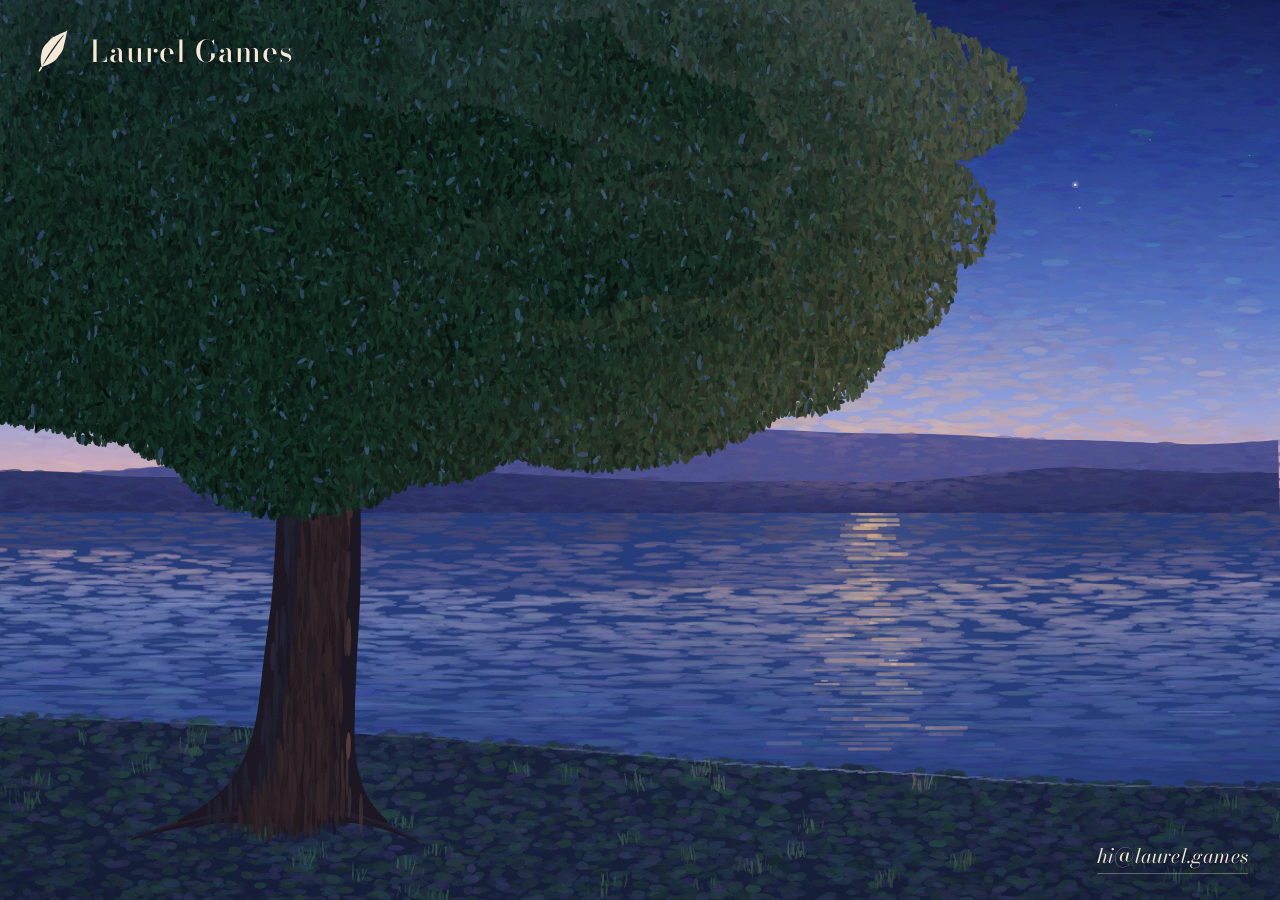
<file: index.html>
<!DOCTYPE html>
<html lang="en">
<head>
<meta charset="UTF-8" />
<meta name="viewport" content="width=device-width, initial-scale=1.0, viewport-fit=cover" />
<title>Laurel Games</title>
<meta name="description" content="Laurel Games, a small studio making casual mobile games. Contact: hi@laurel.games" />
<meta name="theme-color" content="#1b2a5e" />
<meta property="og:title" content="Laurel Games" />
<meta property="og:description" content="A small studio making casual mobile games." />
<meta property="og:image" content="https://laurel.games/og.jpg" />
<meta property="og:url" content="https://laurel.games/" />
<link rel="icon" href="/favicon.svg" type="image/svg+xml" />
<link rel="apple-touch-icon" href="/apple-touch-icon.png" />
<link rel="preconnect" href="https://fonts.googleapis.com" />
<link rel="preconnect" href="https://fonts.gstatic.com" crossorigin />
<link href="https://fonts.googleapis.com/css2?family=Bodoni+Moda:ital,opsz,wght@0,6..96,400..900;1,6..96,400..900&display=swap" rel="stylesheet" />
<style>
  :root{
    --ivory:#f3e9d6;
    --glow:#f0c9a4;
    --night:#141f4d;
  }
  *{ box-sizing:border-box; margin:0; padding:0; }
  html,body{ height:100%; }
  body{
    background:var(--night) linear-gradient(#141f4d 0%, #4f66b0 50%, #e8b48a 58%, #1c2a4a 60%, #131a30 100%);
    color:var(--ivory);
    font-family:"Bodoni Moda", "Bodoni 72", Didot, "Times New Roman", serif;
    overflow:hidden;
    -webkit-font-smoothing:antialiased;
  }

  /* the painting */
  #scene{
    position:fixed; inset:0; width:100%; height:100%; display:block;
    opacity:0; transition:opacity 1.2s ease-out;
  }
  #scene.ready{ opacity:1; }
  @media (prefers-reduced-motion: reduce){
    #scene{ transition:none; }
  }
  /* linen tooth over the paint, and a soft darkening at the corners */
  .tooth{
    position:fixed; inset:0; pointer-events:none; z-index:2;
    background-image:url("data:image/svg+xml;utf8,<svg xmlns='http://www.w3.org/2000/svg' width='160' height='160'><filter id='n'><feTurbulence type='fractalNoise' baseFrequency='0.9' numOctaves='2'/><feColorMatrix type='saturate' values='0'/></filter><rect width='100%25' height='100%25' filter='url(%23n)'/></svg>");
    mix-blend-mode:soft-light; opacity:.22;
  }
  .vignette{
    position:fixed; inset:0; pointer-events:none; z-index:2;
    background:radial-gradient(120% 90% at 50% 45%, transparent 55%, rgba(8,10,28,.45) 100%);
  }

  /* the only two things on the page */
  .brand{
    position:fixed; z-index:3;
    top:calc(28px + env(safe-area-inset-top)); left:calc(30px + env(safe-area-inset-left));
    display:flex; align-items:center; gap:14px;
    color:var(--ivory); text-decoration:none;
    filter:drop-shadow(0 1px 1px rgba(8,10,28,.55)) drop-shadow(0 4px 22px rgba(8,10,28,.45));
  }
  .brand svg{ width:46px; height:46px; flex:none; }
  .brand h1{
    font-size:30px; font-weight:500; font-variation-settings:"opsz" 48;
    line-height:1; letter-spacing:.03em; white-space:nowrap;
  }
  .contact{
    position:fixed; z-index:3;
    right:calc(32px + env(safe-area-inset-right)); bottom:calc(26px + env(safe-area-inset-bottom));
    font-style:italic; font-weight:400; font-size:20px; font-variation-settings:"opsz" 24;
    letter-spacing:.01em;
    color:var(--ivory); text-decoration:none;
    text-shadow:0 1px 1px rgba(8,10,28,.6), 0 3px 18px rgba(8,10,28,.5);
    border-bottom:1px solid rgba(243,233,214,.35); padding-bottom:2px;
    transition:border-color .2s;
  }
  .contact:hover{ border-color:var(--glow); }
  .brand:focus-visible, .contact:focus-visible{
    outline:2px solid var(--glow); outline-offset:6px; border-radius:2px;
  }
  @media (max-width:600px){
    .brand{ top:calc(20px + env(safe-area-inset-top)); left:calc(20px + env(safe-area-inset-left)); gap:11px; }
    .brand svg{ width:38px; height:38px; }
    .brand h1{ font-size:24px; }
    .contact{ right:auto; left:calc(22px + env(safe-area-inset-left)); bottom:calc(22px + env(safe-area-inset-bottom)); font-size:18px; }
  }
</style>
</head>
<body>
  <canvas id="scene" role="img" aria-label="An impressionist painting at blue hour: a giant laurel tree on the bank of a lake, the last light of sunset lying on the water."></canvas>
  <div class="tooth" aria-hidden="true"></div>
  <div class="vignette" aria-hidden="true"></div>

  <a class="brand" href="/">
    <svg viewBox="0 0 100 100" fill="currentColor" aria-hidden="true"><path fill-rule="evenodd" d="M25.25 84.92 C25.09 84.10 24.55 81.62 24.28 80.00 C24.00 78.38 23.78 76.78 23.61 75.21 C23.45 73.65 23.34 72.10 23.30 70.59 C23.26 69.08 23.30 67.61 23.38 66.16 C23.47 64.71 23.63 63.31 23.82 61.91 C24.00 60.52 24.24 59.15 24.49 57.78 C24.73 56.42 24.99 55.06 25.28 53.71 C25.57 52.36 25.85 51.00 26.21 49.69 C26.56 48.37 26.93 47.07 27.40 45.82 C27.88 44.58 28.41 43.38 29.05 42.24 C29.68 41.10 30.42 40.03 31.20 38.99 C31.99 37.96 32.87 36.99 33.75 36.02 C34.63 35.05 35.57 34.12 36.47 33.17 C37.37 32.21 38.27 31.26 39.16 30.31 C40.05 29.35 40.91 28.37 41.82 27.42 C42.72 26.47 43.61 25.52 44.58 24.62 C45.55 23.72 46.55 22.85 47.63 22.04 C48.70 21.23 49.85 20.48 51.04 19.75 C52.23 19.03 53.50 18.37 54.76 17.72 C56.02 17.06 57.33 16.45 58.62 15.82 C59.91 15.20 61.22 14.59 62.51 13.98 C63.81 13.37 65.10 12.76 66.40 12.16 C67.70 11.56 69.00 10.97 70.31 10.39 C71.62 9.81 72.95 9.25 74.26 8.67 C75.56 8.10 76.91 7.57 78.16 6.95 C79.41 6.34 81.16 5.33 81.76 5.00 C82.36 4.67 81.98 4.36 81.76 5.00 C81.53 5.64 80.81 7.53 80.43 8.86 C80.05 10.19 79.77 11.61 79.47 13.00 C79.17 14.39 78.92 15.80 78.64 17.19 C78.36 18.59 78.10 19.99 77.82 21.36 C77.53 22.73 77.23 24.08 76.91 25.42 C76.60 26.75 76.26 28.06 75.92 29.37 C75.59 30.68 75.24 31.98 74.92 33.28 C74.59 34.58 74.28 35.89 73.97 37.20 C73.66 38.50 73.38 39.83 73.06 41.11 C72.73 42.40 72.43 43.69 72.04 44.91 C71.65 46.14 71.22 47.34 70.72 48.47 C70.21 49.60 69.63 50.68 69.00 51.72 C68.37 52.76 67.66 53.74 66.95 54.72 C66.25 55.70 65.49 56.65 64.77 57.63 C64.05 58.60 63.33 59.58 62.63 60.56 C61.93 61.55 61.27 62.56 60.56 63.54 C59.86 64.52 59.18 65.52 58.41 66.46 C57.63 67.40 56.83 68.32 55.94 69.18 C55.04 70.04 54.07 70.84 53.03 71.62 C52.00 72.39 50.87 73.11 49.72 73.82 C48.58 74.53 47.37 75.21 46.15 75.89 C44.93 76.56 43.69 77.23 42.42 77.88 C41.15 78.54 39.87 79.19 38.53 79.82 C37.20 80.45 35.84 81.07 34.41 81.65 C32.99 82.24 31.51 82.81 29.99 83.35 C28.46 83.90 26.04 84.66 25.25 84.92 C24.46 85.18 25.41 85.74 25.25 84.92Z M27.71 80.71 C27.89 80.22 28.40 78.71 28.83 77.75 C29.25 76.80 29.77 75.90 30.26 74.98 C30.75 74.07 31.26 73.16 31.76 72.25 C32.27 71.34 32.79 70.44 33.31 69.53 C33.82 68.63 34.35 67.74 34.88 66.84 C35.41 65.94 35.95 65.05 36.49 64.16 C37.02 63.27 37.57 62.38 38.12 61.50 C38.67 60.61 39.22 59.73 39.78 58.85 C40.33 57.97 40.89 57.10 41.46 56.22 C42.02 55.34 42.59 54.47 43.17 53.60 C43.74 52.73 44.32 51.86 44.90 51.00 C45.48 50.13 46.07 49.27 46.65 48.41 C47.24 47.55 47.84 46.69 48.43 45.83 C49.03 44.98 49.63 44.12 50.24 43.27 C50.84 42.42 51.45 41.57 52.06 40.73 C52.68 39.88 53.29 39.04 53.91 38.19 C54.53 37.35 55.16 36.51 55.79 35.68 C56.41 34.84 57.05 34.01 57.68 33.18 C58.32 32.35 58.96 31.52 59.60 30.69 C60.25 29.87 60.90 29.05 61.55 28.23 C62.20 27.41 62.86 26.59 63.52 25.78 C64.18 24.96 64.85 24.15 65.52 23.35 C66.19 22.54 66.87 21.74 67.55 20.94 C68.24 20.14 68.92 19.34 69.62 18.56 C70.32 17.77 70.99 16.96 71.75 16.22 C72.50 15.48 73.75 14.47 74.15 14.12 C74.56 13.77 74.41 13.65 74.15 14.12 C73.89 14.58 73.16 16.01 72.59 16.90 C72.03 17.80 71.39 18.63 70.78 19.48 C70.17 20.34 69.56 21.18 68.94 22.03 C68.33 22.88 67.71 23.73 67.10 24.57 C66.49 25.42 65.87 26.26 65.26 27.11 C64.64 27.95 64.03 28.80 63.42 29.64 C62.81 30.49 62.20 31.33 61.59 32.18 C60.98 33.03 60.37 33.87 59.76 34.72 C59.15 35.56 58.55 36.41 57.94 37.26 C57.34 38.10 56.73 38.95 56.13 39.80 C55.53 40.65 54.93 41.50 54.33 42.35 C53.73 43.19 53.13 44.04 52.53 44.89 C51.94 45.74 51.34 46.60 50.75 47.45 C50.15 48.30 49.56 49.15 48.97 50.00 C48.38 50.86 47.79 51.71 47.20 52.56 C46.61 53.42 46.02 54.27 45.44 55.13 C44.85 55.98 44.27 56.84 43.68 57.70 C43.10 58.55 42.52 59.41 41.94 60.27 C41.36 61.13 40.78 61.99 40.20 62.84 C39.62 63.70 39.04 64.56 38.46 65.42 C37.88 66.28 37.31 67.14 36.73 68.01 C36.15 68.87 35.58 69.73 35.00 70.59 C34.43 71.45 33.85 72.31 33.27 73.17 C32.69 74.03 32.12 74.89 31.53 75.75 C30.95 76.61 30.40 77.49 29.76 78.31 C29.12 79.14 28.05 80.31 27.71 80.71 C27.36 81.11 27.52 81.20 27.71 80.71Z"/><path d="M23.36 83.83 L27.14 86.01 L20.91 95.00 L18.24 93.46Z"/></svg>
    <h1>Laurel Games</h1>
  </a>
  <a class="contact" href="mailto:hi@laurel.games">hi@laurel.games</a>

<script>
/* ------------------------------------------------------------------
   The painting. Everything is laid down as brush dabs from a seeded
   random stream, so the picture is the same on every visit and is
   painted fresh for whatever screen it is on. Back to front: sky,
   far hills, lake, near bank, and the tree.
------------------------------------------------------------------ */
(function(){
  const canvas = document.getElementById("scene");
  const view = canvas.getContext("2d", { alpha:false });
  // The picture is laid down in layers so the water can move on its own:
  // `water` keeps the still lake, `front` holds everything painted over it
  // (bank and tree), and `view` is the canvas on the page.
  const water = document.createElement("canvas"), waterCtx = water.getContext("2d", { alpha:false });
  const front = document.createElement("canvas"), frontCtx = front.getContext("2d");
  let ctx = view;                                   // whichever layer is being painted
  const motionQuery = matchMedia("(prefers-reduced-motion: reduce)");
  const TAU = Math.PI * 2;

  // ---- seeded random -------------------------------------------------
  let seed = 0;
  function reseed(s){ seed = s >>> 0; }
  function rnd(){                       // mulberry32
    seed = (seed + 0x6D2B79F5) | 0;
    let t = Math.imul(seed ^ (seed >>> 15), 1 | seed);
    t = (t + Math.imul(t ^ (t >>> 7), 61 | t)) ^ t;
    return ((t ^ (t >>> 14)) >>> 0) / 4294967296;
  }
  const R  = (a, b) => a + (b - a) * rnd();
  const RG = () => (rnd() + rnd() + rnd()) / 1.5 - 1;   // roughly gaussian, -1..1
  const clamp = (v, a, b) => v < a ? a : v > b ? b : v;
  const lerp = (a, b, t) => a + (b - a) * t;
  const smooth = t => { t = clamp(t, 0, 1); return t * t * (3 - 2 * t); };

  // 1-D value noise for ridges and shorelines
  function noise1(freq, octaves, seedShift){
    const tbl = []; const save = seed; reseed(save ^ seedShift);
    for (let i = 0; i < 512; i++) tbl.push(rnd());
    reseed(save);
    return x => {
      let v = 0, amp = 1, f = freq, norm = 0;
      for (let o = 0; o < octaves; o++){
        const p = x * f, i = Math.floor(p), t = smooth(p - i);
        v += amp * lerp(tbl[i & 511], tbl[(i + 1) & 511], t); norm += amp;
        amp *= .5; f *= 2.1;
      }
      return v / norm;                  // 0..1
    };
  }

  // ---- colour ---------------------------------------------------------
  const hex = h => [parseInt(h.slice(1,3),16), parseInt(h.slice(3,5),16), parseInt(h.slice(5,7),16)];
  const mix = (a, b, t) => [a[0]+(b[0]-a[0])*t, a[1]+(b[1]-a[1])*t, a[2]+(b[2]-a[2])*t];
  function ramp(stops){
    stops = stops.map(s => [s[0], hex(s[1])]);
    return t => {
      t = clamp(t, 0, 1);
      for (let i = 1; i < stops.length; i++){
        if (t <= stops[i][0]){
          const [t0, c0] = stops[i-1], [t1, c1] = stops[i];
          return mix(c0, c1, (t - t0) / (t1 - t0));
        }
      }
      return stops[stops.length-1][1];
    };
  }
  function rgb2hsl(c){
    const r = c[0]/255, g = c[1]/255, b = c[2]/255, mx = Math.max(r,g,b), mn = Math.min(r,g,b);
    let h = 0, s = 0; const l = (mx + mn) / 2;
    if (mx !== mn){
      const d = mx - mn; s = l > .5 ? d / (2 - mx - mn) : d / (mx + mn);
      h = mx === r ? (g - b) / d + (g < b ? 6 : 0) : mx === g ? (b - r) / d + 2 : (r - g) / d + 4;
      h /= 6;
    }
    return [h, s, l];
  }
  function hsl2rgb(h, s, l){
    h = ((h % 1) + 1) % 1;
    if (s === 0) return [l*255, l*255, l*255];
    const q = l < .5 ? l * (1 + s) : l + s - l * s, p = 2 * l - q;
    const f = t => { t = ((t % 1) + 1) % 1;
      return t < 1/6 ? p + (q - p) * 6 * t : t < .5 ? q : t < 2/3 ? p + (q - p) * (2/3 - t) * 6 : p; };
    return [f(h + 1/3) * 255, f(h) * 255, f(h - 1/3) * 255];
  }
  // broken colour: nudge hue, saturation and lightness a little per dab
  function jit(c, dh, ds, dl){
    const [h, s, l] = rgb2hsl(c);
    return hsl2rgb(h + RG() * dh, clamp(s + RG() * ds, 0, 1), clamp(l + RG() * dl, 0, 1));
  }
  const css = (c, a) => `rgba(${c[0]|0},${c[1]|0},${c[2]|0},${a})`;

  // ---- brush ------------------------------------------------------------
  function dab(x, y, w, h, rot, c, a){
    ctx.beginPath();
    ctx.ellipse(x, y, w / 2, h / 2, rot, 0, TAU);
    ctx.fillStyle = css(c, a);
    ctx.fill();
  }
  function stroke(x, y, len, ang, wid, c, a){
    ctx.beginPath();
    ctx.moveTo(x, y); ctx.lineTo(x + Math.cos(ang) * len, y + Math.sin(ang) * len);
    ctx.strokeStyle = css(c, a); ctx.lineWidth = wid; ctx.lineCap = "round";
    ctx.stroke();
  }

  // ---- the picture ---------------------------------------------------
  function paint(){
    const dpr = Math.min(window.devicePixelRatio || 1, 2);
    const W = window.innerWidth, H = window.innerHeight;
    const Wd = Math.round(W * dpr), Hd = Math.round(H * dpr);
    canvas.width = Wd; canvas.height = Hd;
    front.width = Wd; front.height = Hd;
    view.setTransform(dpr, 0, 0, dpr, 0, 0);
    frontCtx.setTransform(dpr, 0, 0, dpr, 0, 0);
    ctx = view;
    reseed(0x1A08E1);

    const portrait = W < H * 1.05;
    const S = clamp(H / 900, .6, 1.6);            // brush scale
    const A = W * H;                              // for dab counts
    const P = portrait ? {
      horizon:.60, glowX:.70, trunkX:.27, trunkW:.16, canopy:[.36,.20,.62,.30],
      shoreL:.80, shoreR:.87
    } : {
      horizon:.57, glowX:.68, trunkX:.23, trunkW:.075, canopy:[.30,.19,.44,.32],
      shoreL:.80, shoreR:.88
    };
    const yH = H * P.horizon, gx = W * P.glowX;

    // sky by height, then warmed near the afterglow
    const skyRamp = ramp([[0,"#15205a"],[.30,"#284091"],[.58,"#5372c0"],[.80,"#93a0d8"],[.92,"#cfa9b5"],[1,"#eebb92"]]);
    const glowRamp = ramp([[0,"#f6c89a"],[.5,"#e6a07c"],[1,"#c98aa0"]]);
    function sky(x, y){
      const t = clamp(y / yH, 0, 1);
      let c = skyRamp(t);
      const d = Math.hypot((x - gx) / (W * .55), (y - yH) / (H * .42));
      const g = Math.pow(clamp(1 - d, 0, 1), 1.8) * smooth(t * 1.4 - .3);
      return mix(c, glowRamp(d), g * .85);
    }
    const ridgeN1 = noise1(2.2 / W, 3, 0x51), ridgeN2 = noise1(3.4 / W, 3, 0x77);
    const farRidge  = x => yH - H * (.045 + .075 * ridgeN1(x) * smooth((x - W * .05) / (W * .3)));
    const nearRidge = x => yH - H * (.015 + .045 * ridgeN2(x + W * .3));
    const farHill = hex("#4b4f8e"), nearHill = hex("#2e3468");

    // shoreline of the near bank, higher on the left where the tree stands
    const shoreN = noise1(4 / W, 2, 0x99);
    const shore = x => H * lerp(P.shoreL, P.shoreR, smooth(x / W)) + H * .012 * (shoreN(x) - .5);

    // ---- sky ----
    {
      const g = ctx.createLinearGradient(0, 0, 0, yH);
      [0,.3,.58,.8,.92,1].forEach(t => g.addColorStop(t, css(skyRamp(t), 1)));
      ctx.fillStyle = g; ctx.fillRect(0, 0, W, yH + 2);
      const n = A / 130;
      for (let i = 0; i < n; i++){
        const x = R(-20, W + 20), y = R(-10, yH + 4);
        let c = sky(x, y);
        const r = rnd();
        if (r < .10) c = jit(c, .07, .12, .06);                // violet / lavender flecks
        else if (r < .14 && y > yH * .6) c = mix(c, hex("#f5d6a8"), .22); // pale warmth low down
        else c = jit(c, .02, .06, .035);
        const w = R(12, 30) * S, h = R(3.5, 7.5) * S;
        dab(x, y, w, h, RG() * .16, c, R(.45, .8));
      }
      // the last of the sun, a luminous band just above the hills
      for (let i = 0; i < A / 5000; i++){
        const x = gx + RG() * W * .2, y = yH - Math.abs(RG()) * H * .07 - 2;
        const c = jit(mix(hex("#fbe0b4"), hex("#f0b98c"), rnd()), .02, .05, .04);
        dab(x, y, R(14, 34) * S, R(3, 6) * S, RG() * .08, c, R(.2, .45));
      }
      // a few stars high up, and the evening star near the glow
      for (let i = 0; i < 26; i++){
        const x = R(0, W), y = R(0, yH * .45);
        dab(x, y, R(1, 1.8) * S, R(1, 1.8) * S, 0, hex("#f0ecff"), R(.2, .55));
      }
      dab(gx + W * .16, yH * .36, 2.6 * S, 2.6 * S, 0, hex("#fff6e6"), .9);
      dab(gx + W * .16, yH * .36, 7 * S, 7 * S, 0, hex("#fff0d8"), .18);
    }

    // ---- far hills ----
    function hillLayer(ridge, col, dark){
      ctx.beginPath(); ctx.moveTo(0, yH + 2);
      for (let x = 0; x <= W; x += 6) ctx.lineTo(x, ridge(x));
      ctx.lineTo(W, yH + 2); ctx.closePath();
      ctx.fillStyle = css(col, 1); ctx.fill();
      const n = A / 900;
      for (let i = 0; i < n; i++){
        const x = R(0, W), top = ridge(x);
        if (top >= yH) continue;
        const y = R(top, yH), t = (y - top) / (yH - top + 1);
        let c = mix(col, dark, t * .6);
        const nearGlow = Math.pow(clamp(1 - Math.abs(x - gx) / (W * .35), 0, 1), 2);
        c = mix(c, hex("#9a7a9a"), (1 - t) * nearGlow * .5);
        c = jit(c, .03, .08, .04);
        dab(x, y, R(10, 24) * S, R(3, 6) * S, RG() * .12, c, R(.35, .7));
      }
    }
    hillLayer(farRidge, farHill, hex("#2a2f66"));
    hillLayer(nearRidge, nearHill, hex("#1f2450"));

    // ---- lake ----
    function lake(x, y){
      // the water mirrors the sky; nearer water reads darker and bluer
      const yr = yH - (y - yH) * 1.15;
      let c = sky(x, yr);
      if (yr > nearRidge(x)) c = mix(c, nearHill, .8);
      else if (yr > farRidge(x)) c = mix(c, farHill, .7);
      const t = clamp((y - yH) / (H - yH), 0, 1);
      c = mix(c, hex("#1b2a58"), .2 + .42 * t);
      return c;
    }
    {
      ctx.fillStyle = css(hex("#243a78"), 1); ctx.fillRect(0, yH, W, H - yH);
      const n = A / 150;
      for (let i = 0; i < n; i++){
        const x = R(-40, W + 40), y = R(yH, H);
        if (y > shore(x) + 8 * S) continue;
        let c = lake(x, y);
        const r = rnd();
        if (r < .12) c = jit(c, .08, .12, .06);
        else c = jit(c, .02, .06, .04);
        const depth = (y - yH) / (H - yH);
        const w = R(16, 46) * S * (0.7 + depth), h = R(2.5, 5) * S * (0.8 + depth * .6);
        dab(x, y, w, h, RG() * .05, c, R(.4, .75));
      }
      // The light on the water is not fixed in the paint: it is laid on live,
      // stroke by stroke, each on its own pulse (see render). Here they are
      // only chosen: the afterglow lying on the lake in broken strokes...
      glints.length = 0;
      const pre = c => `rgba(${c[0]|0},${c[1]|0},${c[2]|0},`;
      const glint = (x, y, len, wid, c, a, quick) => glints.push({
        x, y, len, wid, col: pre(c), a,
        w1: quick ? R(2, 5) : R(.3, .9), p1: R(0, TAU),        // the pulse, slow or quick
        w2: quick ? R(4, 8) : R(1, 2.2), p2: R(0, TAU),
        pw: quick ? R(4, 7) : R(1.2, 2.2)                       // quick ones stay dark and flash
      });
      const rows = (H - yH) / (5 * S);
      for (let i = 0; i < rows; i++){
        const y = yH + i * 5 * S + R(0, 3 * S);
        const depth = (y - yH) / (H - yH);
        if (y > shore(gx) - 20 * S) break;
        const spread = W * (.02 + .12 * depth);
        for (let k = 0; k < 4; k++){
          const x = gx + RG() * spread;
          const len = R(14, 60) * S * (0.6 + depth);
          const c = mix(hex("#f3c48f"), hex("#d99a80"), depth);
          glint(x, y, len, R(2, 4) * S, jit(c, .02, .05, .05), R(.3, .65) * (1 - depth * .5), false);
        }
        // ...the sparkles where a wave catches the sun, out in the far and middle water...
        if (depth < .7) for (let k = 0; k < 2; k++){
          if (rnd() > .55) continue;
          glint(gx + RG() * spread * .8, y, R(3, 9) * S, R(1.2, 2.2) * S, jit(hex("#fbe0b4"), .02, .05, .04), R(.5, .9), true);
        }
      }
      // ...and the ripple lines catching the sky across the whole lake
      for (let i = 0; i < A / 4500; i++){
        const x = R(0, W), y = R(yH + 10 * S, H);
        if (y > shore(x) - 10 * S) continue;
        const c = jit(mix(lake(x, y), hex("#c9d3f5"), .45), .03, .05, .04);
        glint(x, y, R(30, 120) * S, R(1, 1.8) * S, c, R(.15, .4), false);
      }
      // keep the still lake aside: every frame re-lays it with the waves through it
      let yMax = 0;
      for (let x = 0; x <= W; x += 6) yMax = Math.max(yMax, shore(x));
      const bandTop = Math.floor(yH * dpr), bandDev = Hd - bandTop;
      water.width = Wd; water.height = bandDev;
      waterCtx.drawImage(canvas, 0, bandTop, Wd, bandDev, 0, 0, Wd, bandDev);
      live = {
        W, H, dpr, S, gx, yH, Wd, bandTop, bandDev,
        waterDev: Math.min(bandDev, Math.ceil((yMax + 8 * S) * dpr) - bandTop),
        rowDev: Math.max(2, Math.round(2 * S * dpr)),
        k0: TAU / (90 * S), k1: TAU / (26 * S), k2: TAU / (11 * S), k3: TAU / (40 * S)
      };
    }
    ctx = frontCtx;                       // from here on everything sits over the water

    // ---- near bank ----
    {
      ctx.beginPath(); ctx.moveTo(0, H);
      for (let x = 0; x <= W; x += 6) ctx.lineTo(x, shore(x));
      ctx.lineTo(W, H); ctx.closePath();
      ctx.fillStyle = css(hex("#151d38"), 1); ctx.fill();
      const cols = [hex("#1c2740"), hex("#22344a"), hex("#1d3138"), hex("#2a2f52"), hex("#213c3a")];
      const n = A / 260;
      for (let i = 0; i < n; i++){
        const x = R(-20, W + 20), y = R(shore(x) - 4 * S, H + 10);
        const c = jit(cols[(rnd() * cols.length) | 0], .03, .08, .05);
        dab(x, y, R(8, 20) * S, R(4, 9) * S, RG() * .35, c, R(.4, .8));
      }
      // grass in loose tufts, leaning a little toward the water
      for (let t = 0; t < A / 26000; t++){
        const tx = R(-10, W + 10), ty = R(shore(tx) + 4 * S, H + 6), k = R(6, 22);
        const lit = Math.pow(clamp(1 - Math.abs(tx - gx) / (W * .3), 0, 1), 2) * (1 - (ty - shore(tx)) / (H - shore(tx) + 1));
        for (let i = 0; i < k; i++){
          const x = tx + RG() * 22 * S, y = ty + RG() * 8 * S;
          let c = mix(hex("#243d3a"), hex("#3a604f"), rnd());
          c = mix(c, hex("#a8846c"), lit * .5);
          stroke(x, y, R(4, 13) * S, -TAU / 4 + RG() * .55, R(1, 1.9) * S, jit(c, .03, .1, .06), R(.35, .75));
        }
      }
      // wet edge catching the last light
      for (let x = -10; x < W + 10; x += 4 * S){
        const lit = .25 + .75 * Math.pow(clamp(1 - Math.abs(x - gx) / (W * .4), 0, 1), 1.5);
        dab(x + RG() * 3, shore(x) + RG() * 2, R(6, 14) * S, R(1.2, 2.4) * S, 0, hex("#9fa8d8"), R(.15, .4) * lit);
      }
    }

    // ---- the laurel tree ----
    const tx0 = W * P.trunkX, tw = W * P.trunkW;              // base centre and width
    const [ccx, ccy, crx, cry] = P.canopy;
    const canopy = { x: W * ccx, y: H * ccy, rx: W * crx, ry: H * cry };
    const yBase = shore(tx0) + H * .10, yTop = H * .40;
    const trunkX = y => tx0 + W * .018 * Math.sin((yBase - y) / (yBase - yTop) * 2.2);  // gentle lean
    // A trunk hardly tapers over the height we see of it. It swells into
    // buttress roots at the ground, and its edges wander a little on the way up.
    const wobL = noise1(3 / (yBase - yTop), 2, 0xB4), wobR = noise1(3 / (yBase - yTop), 2, 0xC7);
    const flare = y => Math.pow(clamp(1 - (yBase - y) / (yBase - yTop), 0, 1), 14);
    const trunkW = y => tw * lerp(1, .8, smooth((yBase - y) / (yBase - yTop)));
    const edgeL = y => trunkX(y) - trunkW(y) / 2 - tw * (.7 * flare(y) + .08 * (wobL(y) - .5));
    const edgeR = y => trunkX(y) + trunkW(y) / 2 + tw * (.45 * flare(y) + .08 * (wobR(y) - .5));
    {
      const bark = hex("#1a1520");
      ctx.beginPath();
      ctx.moveTo(edgeL(yBase), yBase + 3);
      for (let y = yBase; y >= yTop; y -= 4) ctx.lineTo(edgeL(y), y);
      for (let y = yTop; y <= yBase; y += 4) ctx.lineTo(edgeR(y), y);
      ctx.lineTo(edgeR(yBase), yBase + 3);
      ctx.closePath(); ctx.fillStyle = css(bark, 1); ctx.fill();
      // roots running out into the grass, thick at the trunk and thinning away
      [[-1, 1.7, .10], [-1, 1.1, .04], [1, 1.3, .12], [1, .8, .03]].forEach(([side, reach, drop]) => {
        const x0 = trunkX(yBase) + side * tw * .3, x1 = trunkX(yBase) + side * tw * reach;
        const y0 = yBase - tw * .05, y1 = yBase + tw * drop * 2;
        const top = [], bot = [], rim = [];
        for (let k = 0; k <= 1.001; k += .1){
          const x = lerp(x0, x1, k), y = lerp(y0, y1, k * k), hh = tw * lerp(.14, .02, k);
          top.push([x, y - hh / 2]); bot.push([x, y + hh / 2]); rim.push([x, y - hh / 2 + hh * .4]);
        }
        const poly = (pts, c, a) => {
          ctx.beginPath(); pts.forEach(([x, y], i) => i ? ctx.lineTo(x, y) : ctx.moveTo(x, y));
          ctx.closePath(); ctx.fillStyle = css(c, a); ctx.fill();
        };
        poly(top.concat(bot.reverse()), bark, 1);
        poly(top.concat(rim.reverse()), hex("#2a2333"), .5);                 // a little sky along their tops
      });
      // bark in vertical dabs: cool on the shadow side, warm rim toward the afterglow
      const n = (yBase - yTop) * tw / (18 * S * S);
      for (let i = 0; i < n; i++){
        const y = R(yTop - 10, yBase + 2);
        const u = RG() * .95;                                  // -1 (left edge) .. 1 (right edge)
        const x = lerp(edgeL(y), edgeR(y), (u + 1) / 2);
        let c;
        if (u > .68) c = mix(hex("#33262a"), hex("#7a5442"), (u - .68) / .32);   // last light on the bark
        else if (u < -.45) c = mix(hex("#1a1822"), hex("#262a42"), (-u - .45) / .55);
        else c = mix(hex("#1e171d"), hex("#33262a"), rnd());
        c = jit(c, .02, .05, .03);
        dab(x, y, R(2.5, 6) * S, R(20, 46) * S, RG() * .06, c, R(.5, .85));
      }
    }
    // limbs reaching up into the crown and out over the water
    function limb(x, y, ang, len, wid, depth){
      const ex = x + Math.cos(ang) * len, ey = y + Math.sin(ang) * len;
      const cx = (x + ex) / 2 + RG() * len * .18, cy = (y + ey) / 2 + RG() * len * .18;
      ctx.beginPath(); ctx.moveTo(x, y); ctx.quadraticCurveTo(cx, cy, ex, ey);
      ctx.strokeStyle = css(hex("#1e1823"), 1); ctx.lineWidth = wid; ctx.lineCap = "round"; ctx.stroke();
      if (depth > 0){
        const k = 2 + (rnd() < .5 ? 1 : 0);
        for (let i = 0; i < k; i++)
          limb(ex, ey, ang + RG() * .9 - .15, len * R(.55, .8), wid * .6, depth - 1);
      }
    }
    {
      const top = yTop + 8, cx = trunkX(top);
      const dirs = portrait ? [-2.5, -2.0, -1.55, -1.1, -.7, -.35] : [-2.6, -2.15, -1.75, -1.35, -1.0, -.65, -.3];
      // limbs stay inside the crown; nothing bare pokes out past the leaves
      ctx.save(); ctx.beginPath(); ctx.ellipse(canopy.x, canopy.y, canopy.rx * .95, canopy.ry * .95, 0, 0, TAU); ctx.clip();
      dirs.forEach(a => limb(cx + RG() * tw * .2, top + R(0, 30) * S, a + RG() * .12, H * R(.16, .26), tw * R(.28, .42), 3));
      ctx.restore();
    }
    // the crown: laurel leaves, dark and dense at blue hour. Only the rim that
    // faces the sky picks up its light, and only the edge toward the afterglow
    // is warmed, judged against the crown as a whole rather than each lobe.
    function crownLight(x, y, r, outer){
      const nx = (x - canopy.x) / canopy.rx, ny = (y - canopy.y) / canopy.ry;
      const d = Math.hypot(nx, ny);
      const up = clamp(-ny * .7 + .35, 0, 1);
      // light reaches the outer clumps of the crown; inside stays dark
      const rim = Math.max(smooth((d - .55) / .5), outer * Math.pow(r, 2.2) * .9);
      return { sky: rim * up, warm: rim * clamp(nx * .8 + .1, 0, 1) * (1 - up * .4), d };
    }
    function cluster(cx, cy, rx, ry, density, light){
      const n = (rx * ry * TAU / (S * S)) * density;
      const outer = smooth((Math.hypot((cx - canopy.x) / canopy.rx, (cy - canopy.y) / canopy.ry) - .45) / .45);
      const tone = RG() * .05;                                 // each clump a little lighter or darker
      for (let i = 0; i < n; i++){
        const a = rnd() * TAU, r = Math.sqrt(rnd());
        const x = cx + Math.cos(a) * r * rx, y = cy + Math.sin(a) * r * ry;
        const l = light(x, y, r, outer);
        let c = mix(hex("#0a1511"), hex("#183a2c"), clamp(rnd() * .8 + tone, 0, 1));
        c = mix(c, hex("#48657f"), l.sky * .55 * R(.4, 1));
        c = mix(c, hex("#8f7a55"), l.warm * .6 * R(.3, 1));
        if (rnd() < .03) c = mix(c, hex("#4d6fb5"), .45);   // a stray leaf catching pure sky
        c = jit(c, .03, .08, .04);
        const L = R(7, 13) * S, Wd = L * R(.3, .45);
        const rot = rnd() < .6 ? RG() * .8 : rnd() * Math.PI;   // most leaves hang
        dab(x, y, Wd, L, rot, c, R(.8, 1));
      }
    }
    {
      const { x: cx, y: cy, rx, ry } = canopy;
      // a rounded mass built from overlapping lobes, thinning to a lacy rim.
      // The inner lobes get a dark underpainting first so no sky shows through
      // the body of the crown.
      // lobes sit on jittered rings so the whole body of the crown is covered
      const inner = [];
      [[0, 1], [.36, 7], [.7, 13]].forEach(([ring, count]) => {
        for (let i = 0; i < count; i++){
          const a = (i / count) * TAU + RG() * .25, r = ring + RG() * .06;
          inner.push([cx + Math.cos(a) * r * rx, cy + Math.sin(a) * r * ry, rx * R(.3, .4), ry * R(.36, .5), R(.05, .09)]);
        }
      });
      dab(cx, cy, rx * 1.5, ry * 1.5, 0, hex("#0b1712"), 1);
      inner.forEach(([lx, ly, lrx, lry]) => dab(lx, ly, lrx * 1.8, lry * 1.8, 0, hex("#0b1712"), 1));
      inner.forEach(([lx, ly, lrx, lry, d]) => cluster(lx, ly, lrx, lry, d, crownLight));
      for (let i = 0; i < 26; i++){   // outer lobes, thinner, for a lacy rim
        const a = (i / 26) * TAU + RG() * .2;
        cluster(cx + Math.cos(a) * rx * R(.78, 1.0), cy + Math.sin(a) * ry * R(.78, 1.0), rx * R(.14, .24), ry * R(.18, .3), R(.03, .06), crownLight);
      }
      // a few strands hanging from the underside
      for (let i = 0; i < (portrait ? 3 : 5); i++){
        const sx = cx + RG() * rx * .5, sy = cy + ry * R(.7, 1.0);
        for (let k = 0; k < R(2, 5); k++)
          cluster(sx + RG() * 6 * S, sy + k * 10 * S, 7 * S, 7 * S, .1, crownLight);
      }
    }

    ctx = view;
    view.drawImage(front, 0, 0, Wd, Hd, 0, 0, W, H);
    render(motionQuery.matches ? 12 : performance.now() / 1000);
    canvas.classList.add("ready");
  }

  // ---- the water, alive -----------------------------------------------
  // The still lake is re-laid in thin rows, each pushed a little sideways
  // and sampled a little above or below where it belongs, so the reflection
  // wobbles as though the surface were moving. Then the light on the water
  // is painted over it, every stroke brightening and fading on its own pulse.
  const glints = [];
  let live = null;
  function waveX(y, t){
    const { S, yH, H, k0, k1, k2 } = live, d = (y - yH) / (H - yH);
    return S * (.5 + 6 * d * d) * (.45 * Math.sin(y * k1 + t * 1.3) + .3 * Math.sin(y * k2 - t * 2.1 + 1.7) + .25 * Math.sin(y * k0 + t * .55));
  }
  function render(t){
    if (!live) return;
    const { W, H, dpr, S, gx, yH, Wd, bandTop, bandDev, waterDev, rowDev, k3 } = live;
    const top = bandTop / dpr;
    view.save();
    view.beginPath(); view.rect(0, top, W, H - top); view.clip();
    for (let sy = 0; sy < waterDev; sy += rowDev){
      const y = top + sy / dpr, d = (y - yH) / (H - yH);
      const dy = S * dpr * (.4 + 3.5 * d * d) * Math.sin(y * k3 + t * .8 + .6);
      view.drawImage(water, 0, clamp(sy + dy, 0, bandDev - rowDev), Wd, rowDev, waveX(y, t), y, W, rowDev / dpr);
    }
    // the afterglow's soft column on the water, breathing
    {
      const r = W * .14, breath = .05 + .035 * Math.sin(t * .31) + .02 * Math.sin(t * .83 + 1);
      view.save();
      view.globalCompositeOperation = "lighter";
      view.translate(gx, yH); view.scale(1, (H - yH) * .5 / r);
      const g = view.createRadialGradient(0, 0, 0, 0, 0, r);
      g.addColorStop(0, "rgba(243,196,143," + breath.toFixed(3) + ")");
      g.addColorStop(1, "rgba(243,196,143,0)");
      view.fillStyle = g; view.beginPath(); view.arc(0, 0, r, 0, Math.PI); view.closePath(); view.fill();
      view.restore();
    }
    view.lineCap = "round";
    for (const g of glints){
      const v = .65 * Math.sin(t * g.w1 + g.p1) + .35 * Math.sin(t * g.w2 + g.p2);
      const a = g.a * Math.pow((v + 1) * .5, g.pw);
      if (a < .01) continue;
      const x = g.x + waveX(g.y, t);            // riding the same wave as the water under it
      view.beginPath(); view.moveTo(x - g.len / 2, g.y); view.lineTo(x + g.len / 2, g.y);
      view.lineWidth = g.wid; view.strokeStyle = g.col + a.toFixed(3) + ")"; view.stroke();
    }
    // the bank and the tree go back on top
    view.drawImage(front, 0, bandTop, Wd, bandDev, 0, top, W, bandDev / dpr);
    view.restore();
  }
  let raf = 0, prevFrame = 0;
  function loop(now){
    raf = requestAnimationFrame(loop);
    if (now - prevFrame < 30) return;            // ~30fps is plenty for slow water, and kind to batteries
    prevFrame = now;
    render(now / 1000);
  }
  function setMotion(){
    cancelAnimationFrame(raf); raf = 0;
    if (motionQuery.matches) render(12);         // one quiet moment, held still
    else raf = requestAnimationFrame(loop);
  }

  paint();
  setMotion();
  motionQuery.addEventListener("change", setMotion);
  let last = [window.innerWidth, window.innerHeight], timer = 0;
  window.addEventListener("resize", () => {
    clearTimeout(timer);
    timer = setTimeout(() => {
      const w = window.innerWidth, h = window.innerHeight;
      // repaint for a real resize, not for a phone's address bar sliding
      if (w !== last[0] || Math.abs(h - last[1]) > 140){ last = [w, h]; paint(); }
    }, 180);
  });
})();
</script>
</body>
</html>
</file>
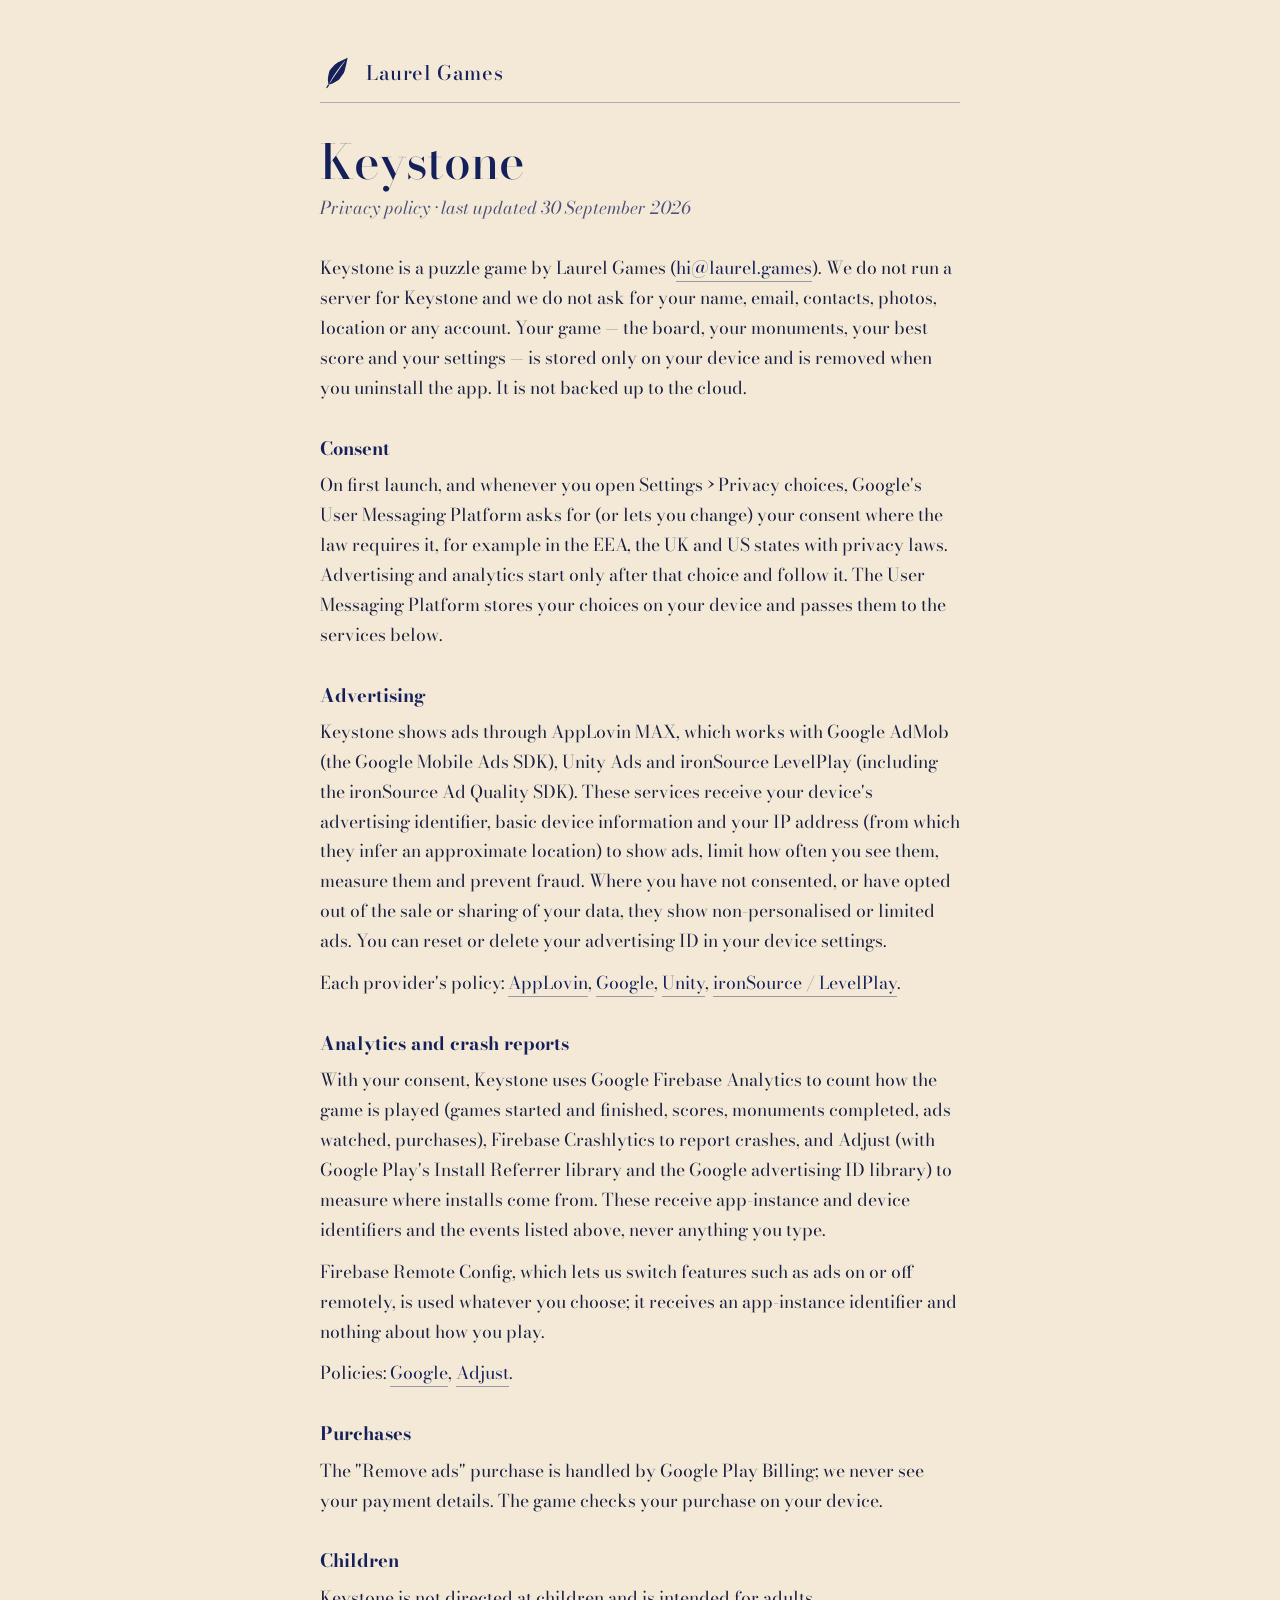
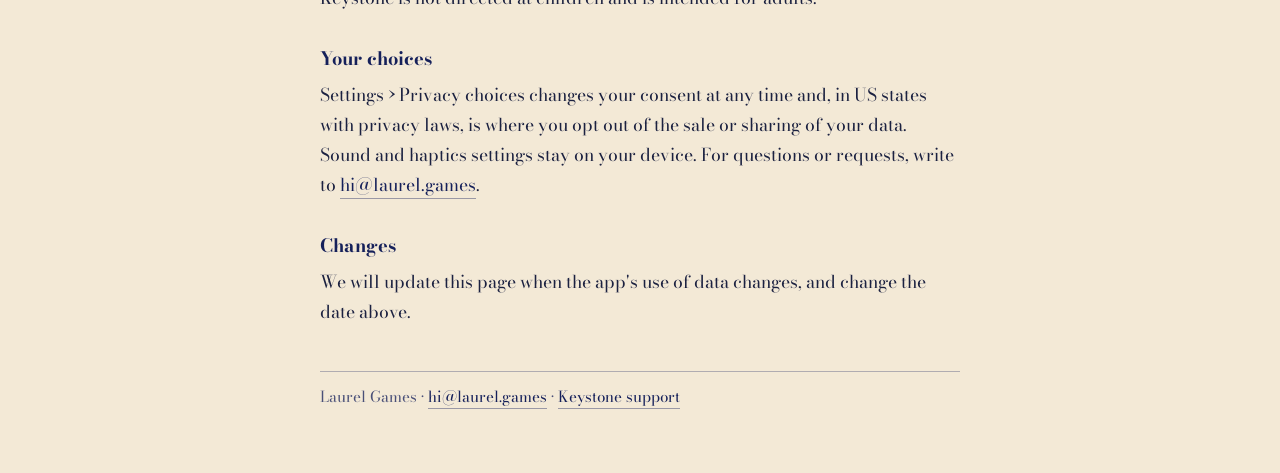
<file: keystone/privacy/index.html>
<!DOCTYPE html>
<html lang="en">
<head>
<meta charset="UTF-8" />
<meta name="viewport" content="width=device-width, initial-scale=1.0" />
<link rel="preconnect" href="https://fonts.googleapis.com" />
<link rel="preconnect" href="https://fonts.gstatic.com" crossorigin />
<link href="https://fonts.googleapis.com/css2?family=Bodoni+Moda:ital,opsz,wght@0,6..96,400..900;1,6..96,400..900&display=swap" rel="stylesheet" />
<link rel="stylesheet" href="/legal.css" />
<link rel="icon" href="/favicon.svg" type="image/svg+xml" />
<title>Keystone — Privacy policy · Laurel Games</title>
<meta name="description" content="How Keystone, a puzzle game by Laurel Games, handles your data." />
</head>
<body>
<main>
  <a class="masthead" href="/"><svg viewBox="0 0 100 100" fill="currentColor" aria-hidden="true"><path fill-rule="evenodd" d="M25.25 84.92 C25.09 84.10 24.55 81.62 24.28 80.00 C24.00 78.38 23.78 76.78 23.61 75.21 C23.45 73.65 23.34 72.10 23.30 70.59 C23.26 69.08 23.30 67.61 23.38 66.16 C23.47 64.71 23.63 63.31 23.82 61.91 C24.00 60.52 24.24 59.15 24.49 57.78 C24.73 56.42 24.99 55.06 25.28 53.71 C25.57 52.36 25.85 51.00 26.21 49.69 C26.56 48.37 26.93 47.07 27.40 45.82 C27.88 44.58 28.41 43.38 29.05 42.24 C29.68 41.10 30.42 40.03 31.20 38.99 C31.99 37.96 32.87 36.99 33.75 36.02 C34.63 35.05 35.57 34.12 36.47 33.17 C37.37 32.21 38.27 31.26 39.16 30.31 C40.05 29.35 40.91 28.37 41.82 27.42 C42.72 26.47 43.61 25.52 44.58 24.62 C45.55 23.72 46.55 22.85 47.63 22.04 C48.70 21.23 49.85 20.48 51.04 19.75 C52.23 19.03 53.50 18.37 54.76 17.72 C56.02 17.06 57.33 16.45 58.62 15.82 C59.91 15.20 61.22 14.59 62.51 13.98 C63.81 13.37 65.10 12.76 66.40 12.16 C67.70 11.56 69.00 10.97 70.31 10.39 C71.62 9.81 72.95 9.25 74.26 8.67 C75.56 8.10 76.91 7.57 78.16 6.95 C79.41 6.34 81.16 5.33 81.76 5.00 C82.36 4.67 81.98 4.36 81.76 5.00 C81.53 5.64 80.81 7.53 80.43 8.86 C80.05 10.19 79.77 11.61 79.47 13.00 C79.17 14.39 78.92 15.80 78.64 17.19 C78.36 18.59 78.10 19.99 77.82 21.36 C77.53 22.73 77.23 24.08 76.91 25.42 C76.60 26.75 76.26 28.06 75.92 29.37 C75.59 30.68 75.24 31.98 74.92 33.28 C74.59 34.58 74.28 35.89 73.97 37.20 C73.66 38.50 73.38 39.83 73.06 41.11 C72.73 42.40 72.43 43.69 72.04 44.91 C71.65 46.14 71.22 47.34 70.72 48.47 C70.21 49.60 69.63 50.68 69.00 51.72 C68.37 52.76 67.66 53.74 66.95 54.72 C66.25 55.70 65.49 56.65 64.77 57.63 C64.05 58.60 63.33 59.58 62.63 60.56 C61.93 61.55 61.27 62.56 60.56 63.54 C59.86 64.52 59.18 65.52 58.41 66.46 C57.63 67.40 56.83 68.32 55.94 69.18 C55.04 70.04 54.07 70.84 53.03 71.62 C52.00 72.39 50.87 73.11 49.72 73.82 C48.58 74.53 47.37 75.21 46.15 75.89 C44.93 76.56 43.69 77.23 42.42 77.88 C41.15 78.54 39.87 79.19 38.53 79.82 C37.20 80.45 35.84 81.07 34.41 81.65 C32.99 82.24 31.51 82.81 29.99 83.35 C28.46 83.90 26.04 84.66 25.25 84.92 C24.46 85.18 25.41 85.74 25.25 84.92Z M27.71 80.71 C27.89 80.22 28.40 78.71 28.83 77.75 C29.25 76.80 29.77 75.90 30.26 74.98 C30.75 74.07 31.26 73.16 31.76 72.25 C32.27 71.34 32.79 70.44 33.31 69.53 C33.82 68.63 34.35 67.74 34.88 66.84 C35.41 65.94 35.95 65.05 36.49 64.16 C37.02 63.27 37.57 62.38 38.12 61.50 C38.67 60.61 39.22 59.73 39.78 58.85 C40.33 57.97 40.89 57.10 41.46 56.22 C42.02 55.34 42.59 54.47 43.17 53.60 C43.74 52.73 44.32 51.86 44.90 51.00 C45.48 50.13 46.07 49.27 46.65 48.41 C47.24 47.55 47.84 46.69 48.43 45.83 C49.03 44.98 49.63 44.12 50.24 43.27 C50.84 42.42 51.45 41.57 52.06 40.73 C52.68 39.88 53.29 39.04 53.91 38.19 C54.53 37.35 55.16 36.51 55.79 35.68 C56.41 34.84 57.05 34.01 57.68 33.18 C58.32 32.35 58.96 31.52 59.60 30.69 C60.25 29.87 60.90 29.05 61.55 28.23 C62.20 27.41 62.86 26.59 63.52 25.78 C64.18 24.96 64.85 24.15 65.52 23.35 C66.19 22.54 66.87 21.74 67.55 20.94 C68.24 20.14 68.92 19.34 69.62 18.56 C70.32 17.77 70.99 16.96 71.75 16.22 C72.50 15.48 73.75 14.47 74.15 14.12 C74.56 13.77 74.41 13.65 74.15 14.12 C73.89 14.58 73.16 16.01 72.59 16.90 C72.03 17.80 71.39 18.63 70.78 19.48 C70.17 20.34 69.56 21.18 68.94 22.03 C68.33 22.88 67.71 23.73 67.10 24.57 C66.49 25.42 65.87 26.26 65.26 27.11 C64.64 27.95 64.03 28.80 63.42 29.64 C62.81 30.49 62.20 31.33 61.59 32.18 C60.98 33.03 60.37 33.87 59.76 34.72 C59.15 35.56 58.55 36.41 57.94 37.26 C57.34 38.10 56.73 38.95 56.13 39.80 C55.53 40.65 54.93 41.50 54.33 42.35 C53.73 43.19 53.13 44.04 52.53 44.89 C51.94 45.74 51.34 46.60 50.75 47.45 C50.15 48.30 49.56 49.15 48.97 50.00 C48.38 50.86 47.79 51.71 47.20 52.56 C46.61 53.42 46.02 54.27 45.44 55.13 C44.85 55.98 44.27 56.84 43.68 57.70 C43.10 58.55 42.52 59.41 41.94 60.27 C41.36 61.13 40.78 61.99 40.20 62.84 C39.62 63.70 39.04 64.56 38.46 65.42 C37.88 66.28 37.31 67.14 36.73 68.01 C36.15 68.87 35.58 69.73 35.00 70.59 C34.43 71.45 33.85 72.31 33.27 73.17 C32.69 74.03 32.12 74.89 31.53 75.75 C30.95 76.61 30.40 77.49 29.76 78.31 C29.12 79.14 28.05 80.31 27.71 80.71 C27.36 81.11 27.52 81.20 27.71 80.71Z"/><path d="M23.36 83.83 L27.14 86.01 L20.91 95.00 L18.24 93.46Z"/></svg><span>Laurel Games</span></a>
  <h1>Keystone</h1>
  <p class="sub">Privacy policy · last updated 30 September 2026</p>

  <p>Keystone is a puzzle game by Laurel Games (<a href="mailto:hi@laurel.games">hi@laurel.games</a>). We do not run a server for Keystone and we do not ask for your name, email, contacts, photos, location or any account. Your game — the board, your monuments, your best score and your settings — is stored only on your device and is removed when you uninstall the app. It is not backed up to the cloud.</p>

  <h2>Consent</h2>
  <p>On first launch, and whenever you open Settings › Privacy choices, Google's User Messaging Platform asks for (or lets you change) your consent where the law requires it, for example in the EEA, the UK and US states with privacy laws. Advertising and analytics start only after that choice and follow it. The User Messaging Platform stores your choices on your device and passes them to the services below.</p>

  <h2>Advertising</h2>
  <p>Keystone shows ads through AppLovin MAX, which works with Google AdMob (the Google Mobile Ads SDK), Unity Ads and ironSource LevelPlay (including the ironSource Ad Quality SDK). These services receive your device's advertising identifier, basic device information and your IP address (from which they infer an approximate location) to show ads, limit how often you see them, measure them and prevent fraud. Where you have not consented, or have opted out of the sale or sharing of your data, they show non-personalised or limited ads. You can reset or delete your advertising ID in your device settings.</p>
  <p>Each provider's policy: <a href="https://www.applovin.com/privacy/">AppLovin</a>, <a href="https://policies.google.com/privacy">Google</a>, <a href="https://unity.com/legal/game-player-and-app-user-privacy-policy">Unity</a>, <a href="https://unity.com/legal">ironSource / LevelPlay</a>.</p>

  <h2>Analytics and crash reports</h2>
  <p>With your consent, Keystone uses Google Firebase Analytics to count how the game is played (games started and finished, scores, monuments completed, ads watched, purchases), Firebase Crashlytics to report crashes, and Adjust (with Google Play's Install Referrer library and the Google advertising ID library) to measure where installs come from. These receive app-instance and device identifiers and the events listed above, never anything you type.</p>
  <p>Firebase Remote Config, which lets us switch features such as ads on or off remotely, is used whatever you choose; it receives an app-instance identifier and nothing about how you play.</p>
  <p>Policies: <a href="https://policies.google.com/privacy">Google</a>, <a href="https://www.adjust.com/terms/privacy-policy/">Adjust</a>.</p>

  <h2>Purchases</h2>
  <p>The "Remove ads" purchase is handled by Google Play Billing; we never see your payment details. The game checks your purchase on your device.</p>

  <h2>Children</h2>
  <p>Keystone is not directed at children and is intended for adults.</p>

  <h2>Your choices</h2>
  <p>Settings › Privacy choices changes your consent at any time and, in US states with privacy laws, is where you opt out of the sale or sharing of your data. Sound and haptics settings stay on your device. For questions or requests, write to <a href="mailto:hi@laurel.games">hi@laurel.games</a>.</p>

  <h2>Changes</h2>
  <p>We will update this page when the app's use of data changes, and change the date above.</p>

  <footer>Laurel Games · <a href="mailto:hi@laurel.games">hi@laurel.games</a> · <a href="/keystone/support/">Keystone support</a></footer>
</main>
</body>
</html>
</file>
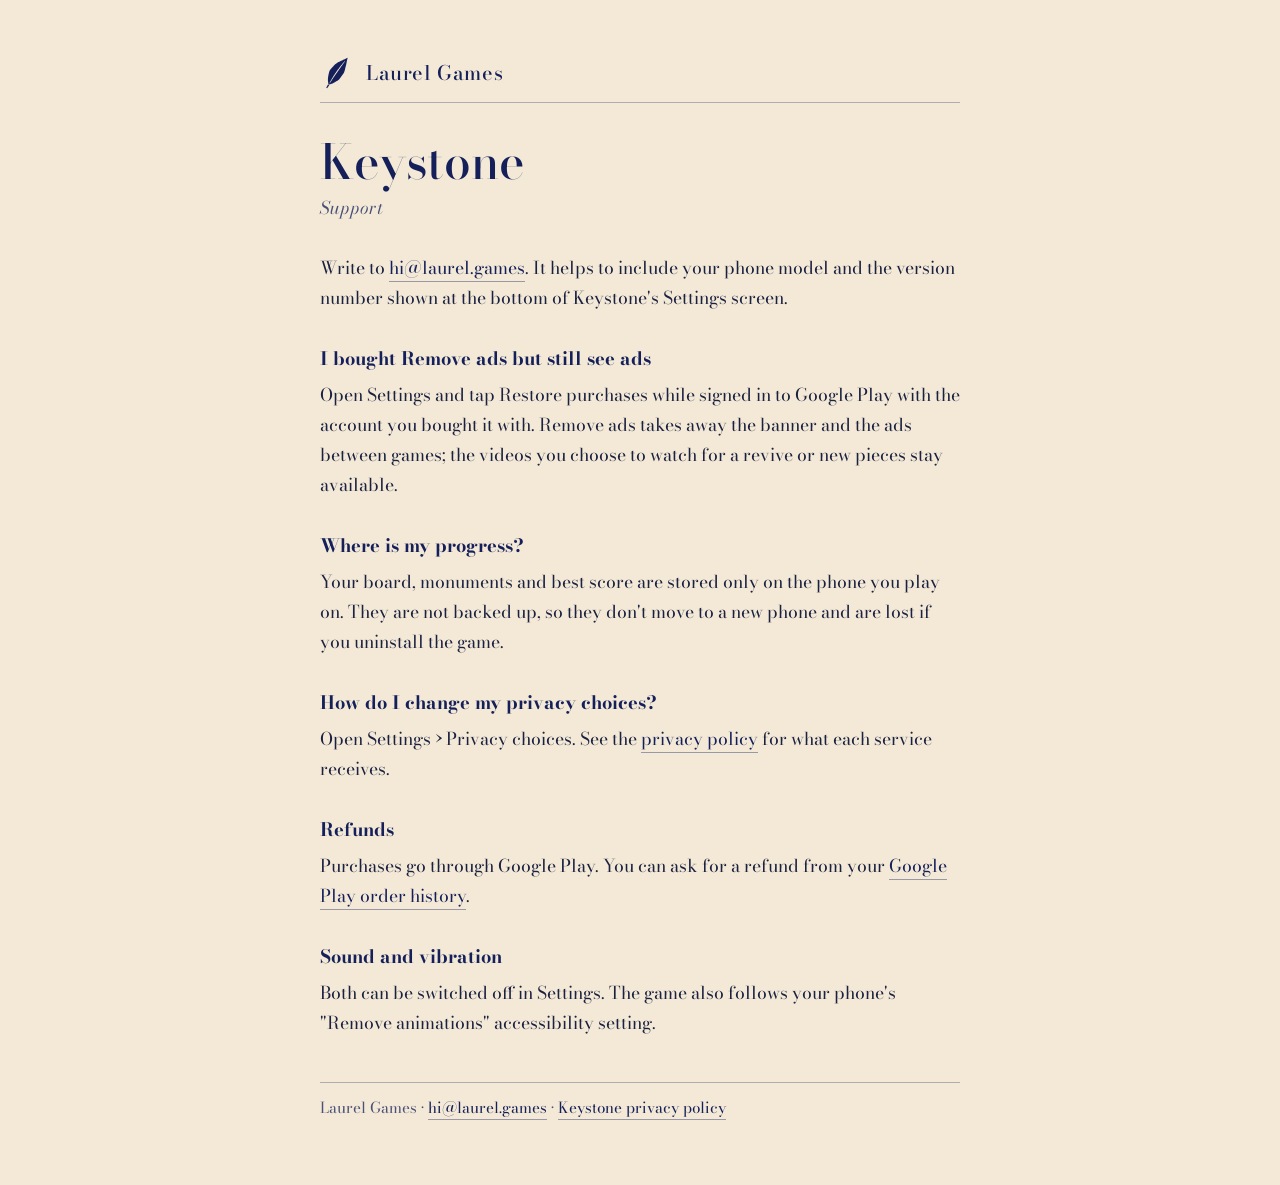
<file: keystone/support/index.html>
<!DOCTYPE html>
<html lang="en">
<head>
<meta charset="UTF-8" />
<meta name="viewport" content="width=device-width, initial-scale=1.0" />
<link rel="preconnect" href="https://fonts.googleapis.com" />
<link rel="preconnect" href="https://fonts.gstatic.com" crossorigin />
<link href="https://fonts.googleapis.com/css2?family=Bodoni+Moda:ital,opsz,wght@0,6..96,400..900;1,6..96,400..900&display=swap" rel="stylesheet" />
<link rel="stylesheet" href="/legal.css" />
<link rel="icon" href="/favicon.svg" type="image/svg+xml" />
<title>Keystone — Support · Laurel Games</title>
<meta name="description" content="Help with Keystone, a puzzle game by Laurel Games." />
</head>
<body>
<main>
  <a class="masthead" href="/"><svg viewBox="0 0 100 100" fill="currentColor" aria-hidden="true"><path fill-rule="evenodd" d="M25.25 84.92 C25.09 84.10 24.55 81.62 24.28 80.00 C24.00 78.38 23.78 76.78 23.61 75.21 C23.45 73.65 23.34 72.10 23.30 70.59 C23.26 69.08 23.30 67.61 23.38 66.16 C23.47 64.71 23.63 63.31 23.82 61.91 C24.00 60.52 24.24 59.15 24.49 57.78 C24.73 56.42 24.99 55.06 25.28 53.71 C25.57 52.36 25.85 51.00 26.21 49.69 C26.56 48.37 26.93 47.07 27.40 45.82 C27.88 44.58 28.41 43.38 29.05 42.24 C29.68 41.10 30.42 40.03 31.20 38.99 C31.99 37.96 32.87 36.99 33.75 36.02 C34.63 35.05 35.57 34.12 36.47 33.17 C37.37 32.21 38.27 31.26 39.16 30.31 C40.05 29.35 40.91 28.37 41.82 27.42 C42.72 26.47 43.61 25.52 44.58 24.62 C45.55 23.72 46.55 22.85 47.63 22.04 C48.70 21.23 49.85 20.48 51.04 19.75 C52.23 19.03 53.50 18.37 54.76 17.72 C56.02 17.06 57.33 16.45 58.62 15.82 C59.91 15.20 61.22 14.59 62.51 13.98 C63.81 13.37 65.10 12.76 66.40 12.16 C67.70 11.56 69.00 10.97 70.31 10.39 C71.62 9.81 72.95 9.25 74.26 8.67 C75.56 8.10 76.91 7.57 78.16 6.95 C79.41 6.34 81.16 5.33 81.76 5.00 C82.36 4.67 81.98 4.36 81.76 5.00 C81.53 5.64 80.81 7.53 80.43 8.86 C80.05 10.19 79.77 11.61 79.47 13.00 C79.17 14.39 78.92 15.80 78.64 17.19 C78.36 18.59 78.10 19.99 77.82 21.36 C77.53 22.73 77.23 24.08 76.91 25.42 C76.60 26.75 76.26 28.06 75.92 29.37 C75.59 30.68 75.24 31.98 74.92 33.28 C74.59 34.58 74.28 35.89 73.97 37.20 C73.66 38.50 73.38 39.83 73.06 41.11 C72.73 42.40 72.43 43.69 72.04 44.91 C71.65 46.14 71.22 47.34 70.72 48.47 C70.21 49.60 69.63 50.68 69.00 51.72 C68.37 52.76 67.66 53.74 66.95 54.72 C66.25 55.70 65.49 56.65 64.77 57.63 C64.05 58.60 63.33 59.58 62.63 60.56 C61.93 61.55 61.27 62.56 60.56 63.54 C59.86 64.52 59.18 65.52 58.41 66.46 C57.63 67.40 56.83 68.32 55.94 69.18 C55.04 70.04 54.07 70.84 53.03 71.62 C52.00 72.39 50.87 73.11 49.72 73.82 C48.58 74.53 47.37 75.21 46.15 75.89 C44.93 76.56 43.69 77.23 42.42 77.88 C41.15 78.54 39.87 79.19 38.53 79.82 C37.20 80.45 35.84 81.07 34.41 81.65 C32.99 82.24 31.51 82.81 29.99 83.35 C28.46 83.90 26.04 84.66 25.25 84.92 C24.46 85.18 25.41 85.74 25.25 84.92Z M27.71 80.71 C27.89 80.22 28.40 78.71 28.83 77.75 C29.25 76.80 29.77 75.90 30.26 74.98 C30.75 74.07 31.26 73.16 31.76 72.25 C32.27 71.34 32.79 70.44 33.31 69.53 C33.82 68.63 34.35 67.74 34.88 66.84 C35.41 65.94 35.95 65.05 36.49 64.16 C37.02 63.27 37.57 62.38 38.12 61.50 C38.67 60.61 39.22 59.73 39.78 58.85 C40.33 57.97 40.89 57.10 41.46 56.22 C42.02 55.34 42.59 54.47 43.17 53.60 C43.74 52.73 44.32 51.86 44.90 51.00 C45.48 50.13 46.07 49.27 46.65 48.41 C47.24 47.55 47.84 46.69 48.43 45.83 C49.03 44.98 49.63 44.12 50.24 43.27 C50.84 42.42 51.45 41.57 52.06 40.73 C52.68 39.88 53.29 39.04 53.91 38.19 C54.53 37.35 55.16 36.51 55.79 35.68 C56.41 34.84 57.05 34.01 57.68 33.18 C58.32 32.35 58.96 31.52 59.60 30.69 C60.25 29.87 60.90 29.05 61.55 28.23 C62.20 27.41 62.86 26.59 63.52 25.78 C64.18 24.96 64.85 24.15 65.52 23.35 C66.19 22.54 66.87 21.74 67.55 20.94 C68.24 20.14 68.92 19.34 69.62 18.56 C70.32 17.77 70.99 16.96 71.75 16.22 C72.50 15.48 73.75 14.47 74.15 14.12 C74.56 13.77 74.41 13.65 74.15 14.12 C73.89 14.58 73.16 16.01 72.59 16.90 C72.03 17.80 71.39 18.63 70.78 19.48 C70.17 20.34 69.56 21.18 68.94 22.03 C68.33 22.88 67.71 23.73 67.10 24.57 C66.49 25.42 65.87 26.26 65.26 27.11 C64.64 27.95 64.03 28.80 63.42 29.64 C62.81 30.49 62.20 31.33 61.59 32.18 C60.98 33.03 60.37 33.87 59.76 34.72 C59.15 35.56 58.55 36.41 57.94 37.26 C57.34 38.10 56.73 38.95 56.13 39.80 C55.53 40.65 54.93 41.50 54.33 42.35 C53.73 43.19 53.13 44.04 52.53 44.89 C51.94 45.74 51.34 46.60 50.75 47.45 C50.15 48.30 49.56 49.15 48.97 50.00 C48.38 50.86 47.79 51.71 47.20 52.56 C46.61 53.42 46.02 54.27 45.44 55.13 C44.85 55.98 44.27 56.84 43.68 57.70 C43.10 58.55 42.52 59.41 41.94 60.27 C41.36 61.13 40.78 61.99 40.20 62.84 C39.62 63.70 39.04 64.56 38.46 65.42 C37.88 66.28 37.31 67.14 36.73 68.01 C36.15 68.87 35.58 69.73 35.00 70.59 C34.43 71.45 33.85 72.31 33.27 73.17 C32.69 74.03 32.12 74.89 31.53 75.75 C30.95 76.61 30.40 77.49 29.76 78.31 C29.12 79.14 28.05 80.31 27.71 80.71 C27.36 81.11 27.52 81.20 27.71 80.71Z"/><path d="M23.36 83.83 L27.14 86.01 L20.91 95.00 L18.24 93.46Z"/></svg><span>Laurel Games</span></a>
  <h1>Keystone</h1>
  <p class="sub">Support</p>

  <p>Write to <a href="mailto:hi@laurel.games">hi@laurel.games</a>. It helps to include your phone model and the version number shown at the bottom of Keystone's Settings screen.</p>

  <h2>I bought Remove ads but still see ads</h2>
  <p>Open Settings and tap Restore purchases while signed in to Google Play with the account you bought it with. Remove ads takes away the banner and the ads between games; the videos you choose to watch for a revive or new pieces stay available.</p>

  <h2>Where is my progress?</h2>
  <p>Your board, monuments and best score are stored only on the phone you play on. They are not backed up, so they don't move to a new phone and are lost if you uninstall the game.</p>

  <h2>How do I change my privacy choices?</h2>
  <p>Open Settings › Privacy choices. See the <a href="/keystone/privacy/">privacy policy</a> for what each service receives.</p>

  <h2>Refunds</h2>
  <p>Purchases go through Google Play. You can ask for a refund from your <a href="https://play.google.com/store/account/orderhistory">Google Play order history</a>.</p>

  <h2>Sound and vibration</h2>
  <p>Both can be switched off in Settings. The game also follows your phone's "Remove animations" accessibility setting.</p>

  <footer>Laurel Games · <a href="mailto:hi@laurel.games">hi@laurel.games</a> · <a href="/keystone/privacy/">Keystone privacy policy</a></footer>
</main>
</body>
</html>
</file>
<file: legal.css>
/* Laurel Games text pages (per-app privacy and support). Ivory paper and the
   brand's deep-blue ink, set in the same Bodoni as the home page. */
*{ box-sizing:border-box; margin:0; padding:0; }
html{ background:#f3e9d6; }
body{
  font-family:"Bodoni Moda", "Bodoni 72", Didot, "Times New Roman", serif;
  color:#1b2140; background:#f3e9d6;
  line-height:1.7; font-size:1.1rem;
  padding:clamp(20px,5vw,56px) 16px 64px;
}
main{ max-width:40rem; margin:0 auto; }
.masthead{ display:flex; align-items:center; gap:12px; text-decoration:none; color:#15205a;
  border-bottom:1px solid rgba(21,32,90,.3); padding-bottom:12px; margin-bottom:34px; }
.masthead svg{ width:34px; height:34px; flex:none; }
.masthead span{ font-size:1.25rem; font-weight:500; letter-spacing:.03em; }
h1{ font-weight:500; font-size:clamp(2.2rem,6vw,3rem); line-height:1.05; color:#15205a; }
.sub{ font-style:italic; color:#4a5078; margin:6px 0 30px; }
h2{ font-size:1.15rem; font-weight:700; margin:30px 0 6px; color:#15205a; }
p, li{ margin:0 0 12px; }
ul{ padding-left:1.2rem; }
a{ color:#15205a; text-decoration:none; border-bottom:1px solid rgba(21,32,90,.4); }
a:hover{ color:#3c5aa6; border-color:#3c5aa6; }
footer{ margin-top:44px; padding-top:12px; border-top:1px solid rgba(21,32,90,.3);
  font-size:.95rem; color:#4a5078; }
</file>
